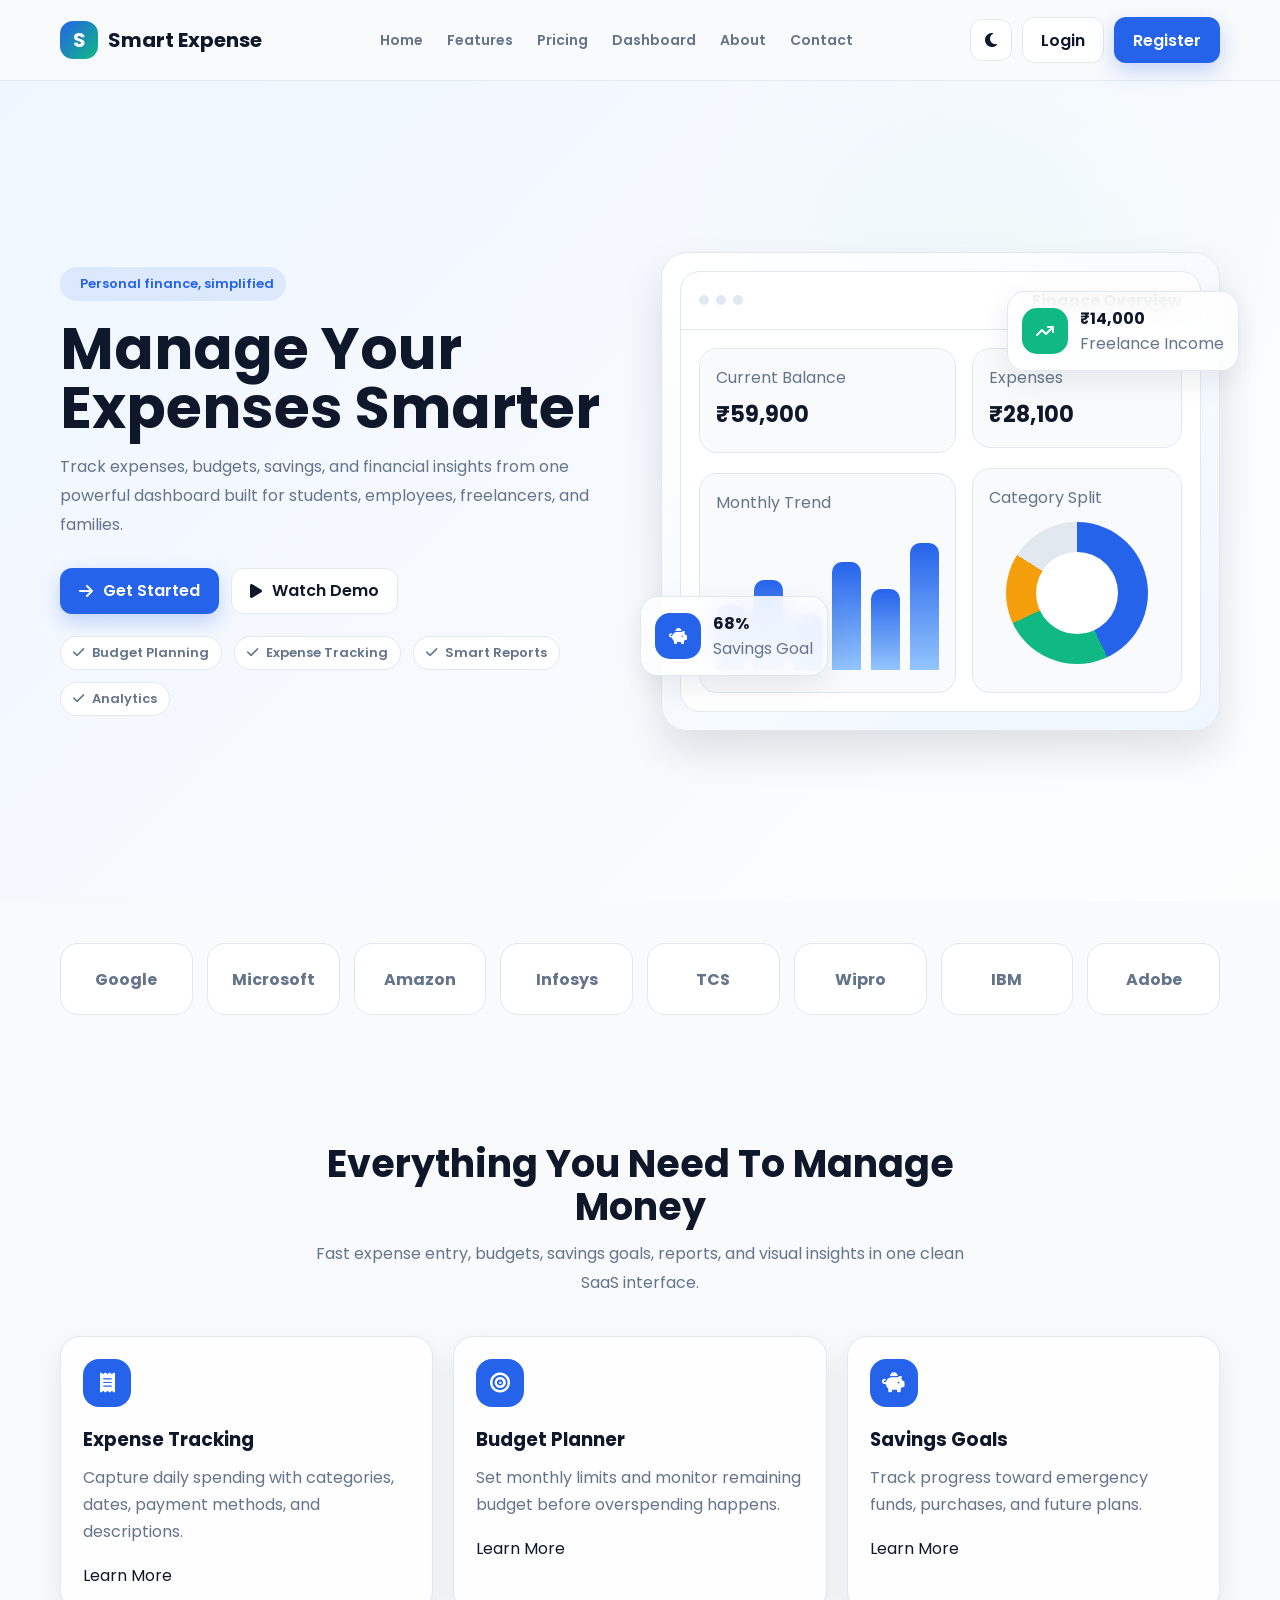
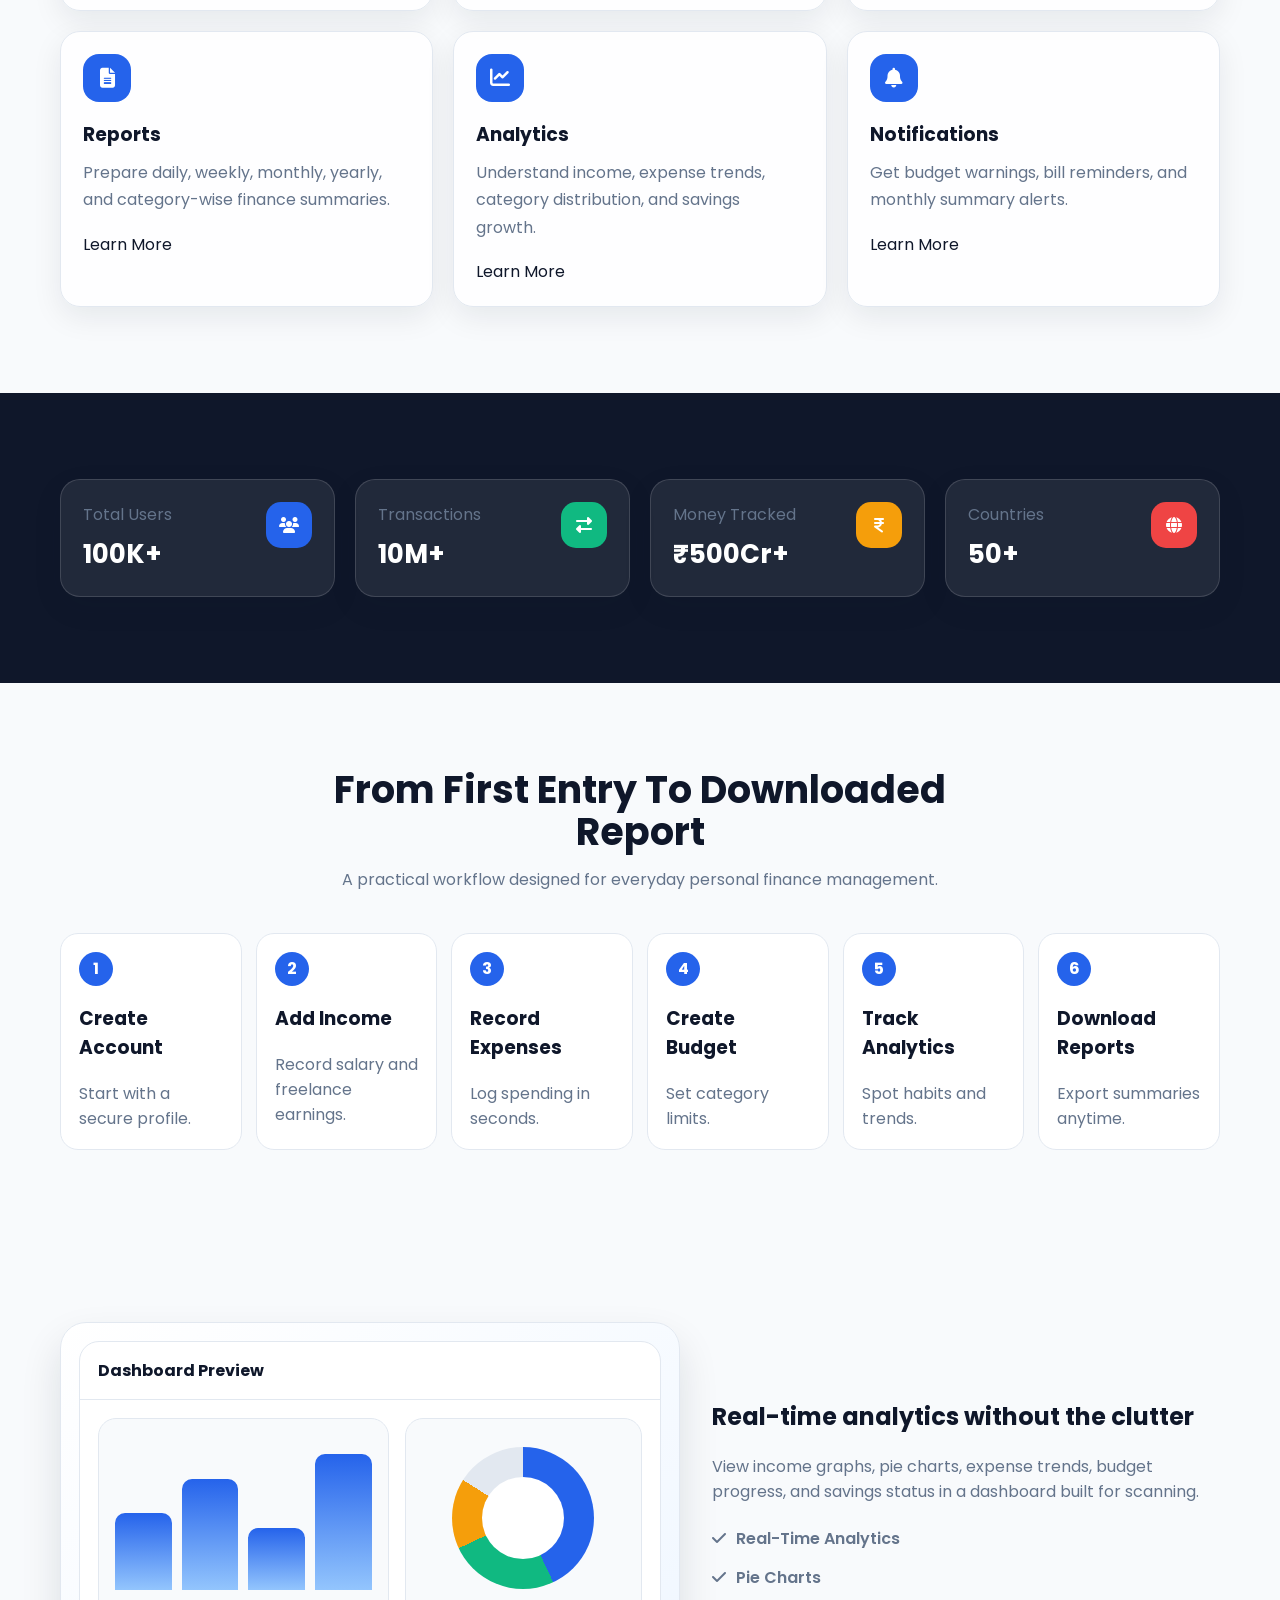
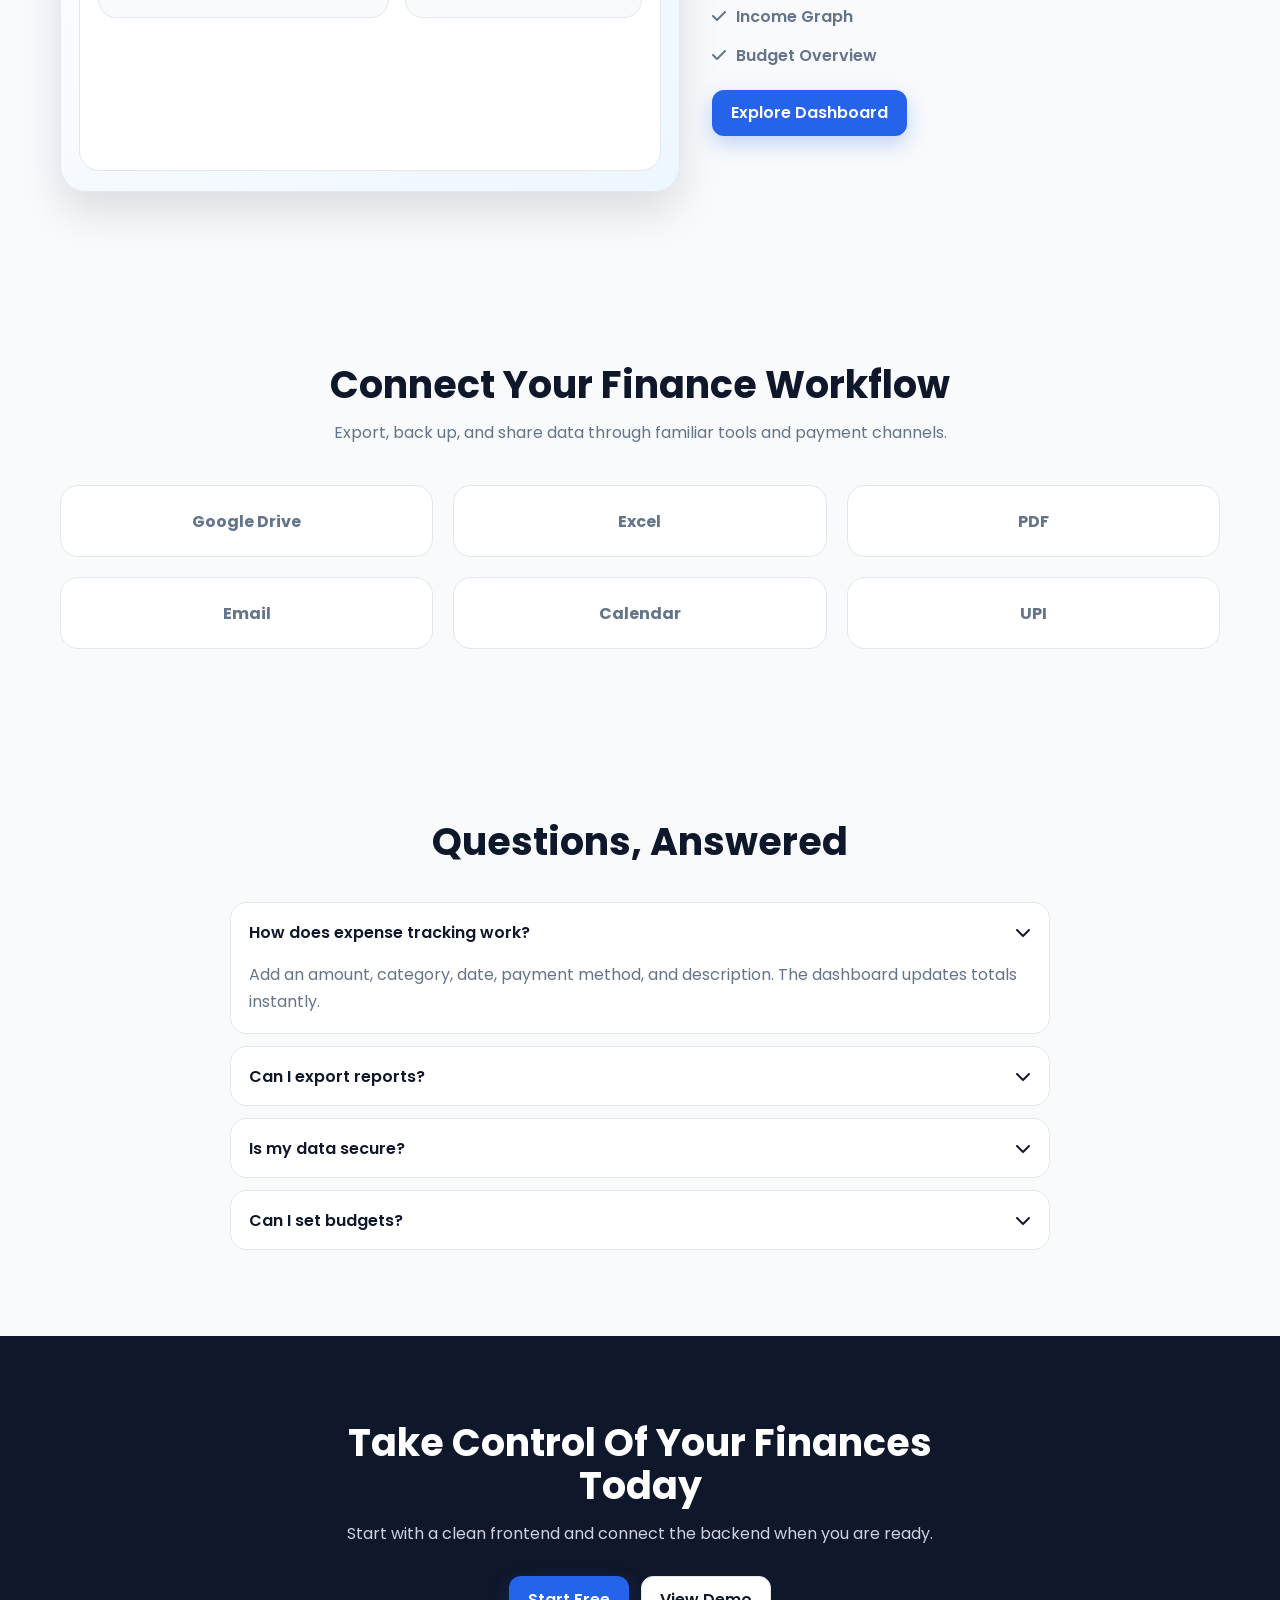
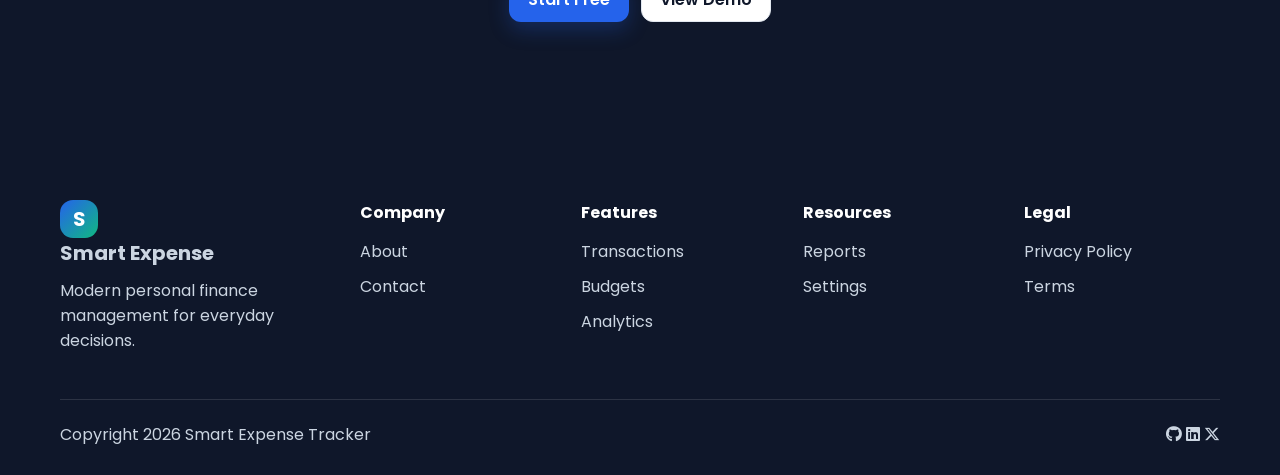
<file: index.html>
<!DOCTYPE html>
<html lang="en">
<head>
  <meta charset="UTF-8">
  <meta name="viewport" content="width=device-width, initial-scale=1.0">
  <title>Smart Expense Tracker</title>
  <link rel="preconnect" href="https://fonts.googleapis.com">
  <link rel="preconnect" href="https://fonts.gstatic.com" crossorigin>
  <link href="https://fonts.googleapis.com/css2?family=Poppins:wght@400;600;700&display=swap" rel="stylesheet">
  <link rel="stylesheet" href="https://cdnjs.cloudflare.com/ajax/libs/font-awesome/6.5.2/css/all.min.css">
  <link rel="stylesheet" href="css/style.css">
  <link rel="stylesheet" href="css/components.css">
  <link rel="stylesheet" href="css/animations.css">
  <link rel="stylesheet" href="css/responsive.css">
</head>
<body>
  <header class="navbar">
    <div class="container nav-inner">
      <a class="brand" href="index.html"><span class="brand-mark">S</span><span>Smart Expense</span></a>
      <nav class="nav-links">
        <a href="#home">Home</a>
        <a href="#features">Features</a>
        <a href="#pricing">Pricing</a>
        <a href="dashboard.html">Dashboard</a>
        <a href="#about">About</a>
        <a href="#contact">Contact</a>
      </nav>
      <div class="nav-actions">
        <button class="icon-btn mobile-menu-btn" data-menu-toggle aria-label="Open menu"><i class="fa-solid fa-bars"></i></button>
        <button class="icon-btn" data-theme-toggle aria-label="Toggle dark mode"><i class="fa-solid fa-moon"></i></button>
        <a class="btn btn-secondary" href="login.html">Login</a>
        <a class="btn btn-primary" href="register.html">Register</a>
      </div>
    </div>
  </header>

  <main id="home">
    <section class="hero">
      <div class="container hero-grid">
        <div class="fade-up">
          <span class="eyebrow"><i class="fa-solid fa-sparkles"></i> Personal finance, simplified</span>
          <h1>Manage Your Expenses Smarter</h1>
          <p>Track expenses, budgets, savings, and financial insights from one powerful dashboard built for students, employees, freelancers, and families.</p>
          <div class="hero-actions">
            <a class="btn btn-primary" href="register.html"><i class="fa-solid fa-arrow-right"></i> Get Started</a>
            <a class="btn btn-secondary" href="dashboard.html"><i class="fa-solid fa-play"></i> Watch Demo</a>
          </div>
          <div class="chip-row">
            <span class="chip"><i class="fa-solid fa-check"></i> Budget Planning</span>
            <span class="chip"><i class="fa-solid fa-check"></i> Expense Tracking</span>
            <span class="chip"><i class="fa-solid fa-check"></i> Smart Reports</span>
            <span class="chip"><i class="fa-solid fa-check"></i> Analytics</span>
          </div>
        </div>

        <div class="dashboard-art fade-up">
          <div class="mock-window">
            <div class="mock-top">
              <div class="mock-dots"><span></span><span></span><span></span></div>
              <strong>Finance Overview</strong>
            </div>
            <div class="mock-body">
              <div class="grid">
                <div class="mini-card"><span class="panel-muted">Current Balance</span><strong>₹59,900</strong></div>
                <div class="mini-card">
                  <span class="panel-muted">Monthly Trend</span>
                  <div class="bar-chart"><span style="height: 42%"></span><span style="height: 58%"></span><span style="height: 36%"></span><span style="height: 70%"></span><span style="height: 52%"></span><span style="height: 82%"></span></div>
                </div>
              </div>
              <div class="grid">
                <div class="mini-card"><span class="panel-muted">Expenses</span><strong>₹28,100</strong></div>
                <div class="mini-card"><span class="panel-muted">Category Split</span><div class="donut"></div></div>
              </div>
            </div>
          </div>
          <div class="floating-card float-1"><span class="stat-icon green"><i class="fa-solid fa-arrow-trend-up"></i></span><div><strong>₹14,000</strong><br><span class="panel-muted">Freelance Income</span></div></div>
          <div class="floating-card float-2"><span class="stat-icon blue"><i class="fa-solid fa-piggy-bank"></i></span><div><strong>68%</strong><br><span class="panel-muted">Savings Goal</span></div></div>
        </div>
      </div>
    </section>

    <section class="section compact">
      <div class="container logo-strip">
        <div class="logo-pill">Google</div><div class="logo-pill">Microsoft</div><div class="logo-pill">Amazon</div><div class="logo-pill">Infosys</div>
        <div class="logo-pill">TCS</div><div class="logo-pill">Wipro</div><div class="logo-pill">IBM</div><div class="logo-pill">Adobe</div>
      </div>
    </section>

    <section class="section" id="features">
      <div class="container">
        <div class="section-title">
          <h2>Everything You Need To Manage Money</h2>
          <p>Fast expense entry, budgets, savings goals, reports, and visual insights in one clean SaaS interface.</p>
        </div>
        <div class="grid grid-3">
          <article class="card feature-card"><i class="fa-solid fa-receipt"></i><h3>Expense Tracking</h3><p>Capture daily spending with categories, dates, payment methods, and descriptions.</p><a href="transactions.html">Learn More</a></article>
          <article class="card feature-card"><i class="fa-solid fa-bullseye"></i><h3>Budget Planner</h3><p>Set monthly limits and monitor remaining budget before overspending happens.</p><a href="budget.html">Learn More</a></article>
          <article class="card feature-card"><i class="fa-solid fa-piggy-bank"></i><h3>Savings Goals</h3><p>Track progress toward emergency funds, purchases, and future plans.</p><a href="dashboard.html">Learn More</a></article>
          <article class="card feature-card"><i class="fa-solid fa-file-lines"></i><h3>Reports</h3><p>Prepare daily, weekly, monthly, yearly, and category-wise finance summaries.</p><a href="reports.html">Learn More</a></article>
          <article class="card feature-card"><i class="fa-solid fa-chart-line"></i><h3>Analytics</h3><p>Understand income, expense trends, category distribution, and savings growth.</p><a href="analytics.html">Learn More</a></article>
          <article class="card feature-card"><i class="fa-solid fa-bell"></i><h3>Notifications</h3><p>Get budget warnings, bill reminders, and monthly summary alerts.</p><a href="settings.html">Learn More</a></article>
        </div>
      </div>
    </section>

    <section class="section dark-band">
      <div class="container grid grid-4">
        <div class="card stat-card"><div><p>Total Users</p><h3><span data-counter="100" data-suffix="K+">0</span></h3></div><span class="stat-icon blue"><i class="fa-solid fa-users"></i></span></div>
        <div class="card stat-card"><div><p>Transactions</p><h3><span data-counter="10" data-suffix="M+">0</span></h3></div><span class="stat-icon green"><i class="fa-solid fa-right-left"></i></span></div>
        <div class="card stat-card"><div><p>Money Tracked</p><h3><span data-counter="500" data-prefix="₹" data-suffix="Cr+">0</span></h3></div><span class="stat-icon orange"><i class="fa-solid fa-indian-rupee-sign"></i></span></div>
        <div class="card stat-card"><div><p>Countries</p><h3><span data-counter="50" data-suffix="+">0</span></h3></div><span class="stat-icon red"><i class="fa-solid fa-globe"></i></span></div>
      </div>
    </section>

    <section class="section" id="about">
      <div class="container">
        <div class="section-title"><h2>From First Entry To Downloaded Report</h2><p>A practical workflow designed for everyday personal finance management.</p></div>
        <div class="timeline">
          <div class="step"><span>1</span><h3>Create Account</h3><p class="panel-muted">Start with a secure profile.</p></div>
          <div class="step"><span>2</span><h3>Add Income</h3><p class="panel-muted">Record salary and freelance earnings.</p></div>
          <div class="step"><span>3</span><h3>Record Expenses</h3><p class="panel-muted">Log spending in seconds.</p></div>
          <div class="step"><span>4</span><h3>Create Budget</h3><p class="panel-muted">Set category limits.</p></div>
          <div class="step"><span>5</span><h3>Track Analytics</h3><p class="panel-muted">Spot habits and trends.</p></div>
          <div class="step"><span>6</span><h3>Download Reports</h3><p class="panel-muted">Export summaries anytime.</p></div>
        </div>
      </div>
    </section>

    <section class="section">
      <div class="container showcase">
        <div class="dashboard-art"><div class="mock-window"><div class="mock-top"><strong>Dashboard Preview</strong></div><div class="mock-body"><div class="mini-card"><div class="bar-chart"><span style="height: 50%"></span><span style="height: 72%"></span><span style="height: 40%"></span><span style="height: 88%"></span></div></div><div class="mini-card"><div class="donut"></div></div></div></div></div>
        <div>
          <h2>Real-time analytics without the clutter</h2>
          <p class="panel-muted">View income graphs, pie charts, expense trends, budget progress, and savings status in a dashboard built for scanning.</p>
          <div class="check-list">
            <div><i class="fa-solid fa-check"></i> Real-Time Analytics</div><div><i class="fa-solid fa-check"></i> Pie Charts</div><div><i class="fa-solid fa-check"></i> Income Graph</div><div><i class="fa-solid fa-check"></i> Budget Overview</div>
          </div>
          <a class="btn btn-primary" href="dashboard.html">Explore Dashboard</a>
        </div>
      </div>
    </section>

    <section class="section" id="pricing">
      <div class="container">
        <div class="section-title"><h2>Connect Your Finance Workflow</h2><p>Export, back up, and share data through familiar tools and payment channels.</p></div>
        <div class="grid grid-3">
          <div class="integration-card">Google Drive</div><div class="integration-card">Excel</div><div class="integration-card">PDF</div>
          <div class="integration-card">Email</div><div class="integration-card">Calendar</div><div class="integration-card">UPI</div>
        </div>
      </div>
    </section>

    <section class="section">
      <div class="container">
        <div class="section-title"><h2>Questions, Answered</h2></div>
        <div class="accordion">
          <div class="accordion-item open"><button>How does expense tracking work?<i class="fa-solid fa-chevron-down"></i></button><p>Add an amount, category, date, payment method, and description. The dashboard updates totals instantly.</p></div>
          <div class="accordion-item"><button>Can I export reports?<i class="fa-solid fa-chevron-down"></i></button><p>Yes. The frontend includes PDF, Excel, and CSV export actions ready for backend integration.</p></div>
          <div class="accordion-item"><button>Is my data secure?<i class="fa-solid fa-chevron-down"></i></button><p>The UI is prepared for JWT authentication, protected routes, validation, and secure sessions.</p></div>
          <div class="accordion-item"><button>Can I set budgets?<i class="fa-solid fa-chevron-down"></i></button><p>Yes. Category budgets include spending progress, remaining balance, and warning states.</p></div>
        </div>
      </div>
    </section>

    <section class="section dark-band" id="contact">
      <div class="container section-title">
        <h2>Take Control Of Your Finances Today</h2>
        <p>Start with a clean frontend and connect the backend when you are ready.</p>
        <div class="hero-actions" style="justify-content:center"><a class="btn btn-primary" href="register.html">Start Free</a><a class="btn btn-secondary" href="dashboard.html">View Demo</a></div>
      </div>
    </section>
  </main>

  <footer class="footer">
    <div class="container">
      <div class="footer-grid">
        <div><a class="brand" href="index.html"><span class="brand-mark">S</span><span>Smart Expense</span></a><p>Modern personal finance management for everyday decisions.</p></div>
        <div><h4>Company</h4><a href="#about">About</a><a href="#contact">Contact</a></div>
        <div><h4>Features</h4><a href="transactions.html">Transactions</a><a href="budget.html">Budgets</a><a href="analytics.html">Analytics</a></div>
        <div><h4>Resources</h4><a href="reports.html">Reports</a><a href="settings.html">Settings</a></div>
        <div><h4>Legal</h4><a href="#">Privacy Policy</a><a href="#">Terms</a></div>
      </div>
      <div class="footer-bottom"><span>Copyright 2026 Smart Expense Tracker</span><span><i class="fa-brands fa-github"></i> <i class="fa-brands fa-linkedin"></i> <i class="fa-brands fa-x-twitter"></i></span></div>
    </div>
  </footer>

  <script src="js/utils.js"></script>
  <script src="js/app.js"></script>
</body>
</html>
</file>
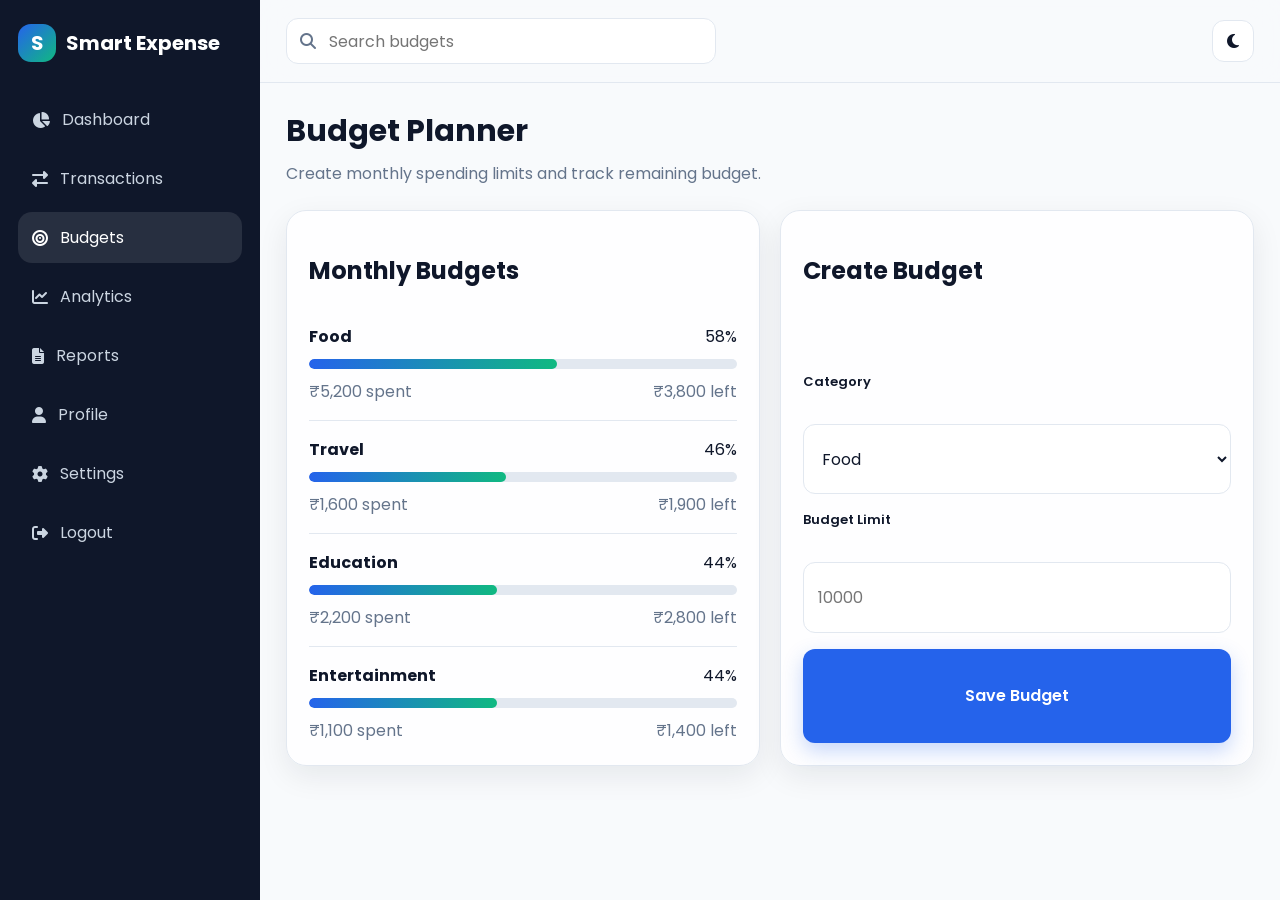
<file: budget.html>
<!DOCTYPE html>
<html lang="en">
<head>
  <meta charset="UTF-8"><meta name="viewport" content="width=device-width, initial-scale=1.0">
  <title>Budgets | Smart Expense Tracker</title>
  <link rel="preconnect" href="https://fonts.googleapis.com"><link rel="preconnect" href="https://fonts.gstatic.com" crossorigin>
  <link href="https://fonts.googleapis.com/css2?family=Poppins:wght@400;600;700&display=swap" rel="stylesheet">
  <link rel="stylesheet" href="https://cdnjs.cloudflare.com/ajax/libs/font-awesome/6.5.2/css/all.min.css">
  <link rel="stylesheet" href="css/style.css"><link rel="stylesheet" href="css/dashboard.css"><link rel="stylesheet" href="css/responsive.css">
</head>
<body data-app-page="budget">
  <div class="app-shell">
    <aside class="sidebar"><a class="brand" href="dashboard.html"><span class="brand-mark">S</span><span>Smart Expense</span></a><nav class="nav-list"><a href="dashboard.html"><i class="fa-solid fa-chart-pie"></i>Dashboard</a><a href="transactions.html"><i class="fa-solid fa-right-left"></i>Transactions</a><a class="active" href="budget.html"><i class="fa-solid fa-bullseye"></i>Budgets</a><a href="analytics.html"><i class="fa-solid fa-chart-line"></i>Analytics</a><a href="reports.html"><i class="fa-solid fa-file-lines"></i>Reports</a><a href="profile.html"><i class="fa-solid fa-user"></i>Profile</a><a href="settings.html"><i class="fa-solid fa-gear"></i>Settings</a><a href="index.html"><i class="fa-solid fa-right-from-bracket"></i>Logout</a></nav></aside>
    <main class="main"><header class="topbar"><div class="search"><i class="fa-solid fa-search"></i><input placeholder="Search budgets"></div><div class="nav-actions"><button class="icon-btn" data-theme-toggle><i class="fa-solid fa-moon"></i></button></div></header>
      <section class="page-pad"><div class="page-heading"><div><h1>Budget Planner</h1><p>Create monthly spending limits and track remaining budget.</p></div></div>
        <div class="grid grid-2"><div class="card panel"><h2>Monthly Budgets</h2><div data-budgets></div></div><form class="card panel form-grid" data-budget-form><h2>Create Budget</h2><div class="field"><label>Category</label><select name="category"><option>Food</option><option>Travel</option><option>Shopping</option><option>Education</option><option>Entertainment</option><option>Healthcare</option><option>Rent</option><option>Bills</option></select></div><div class="field"><label>Budget Limit</label><input name="limit" type="number" min="1" placeholder="10000" required></div><button class="btn btn-primary" type="submit">Save Budget</button></form></div>
      </section>
    </main>
  </div>
  <script src="js/storage.js"></script><script src="js/utils.js"></script><script src="js/app.js"></script><script src="js/dashboard.js"></script><script src="js/budget.js"></script>
</body>
</html>
</file>
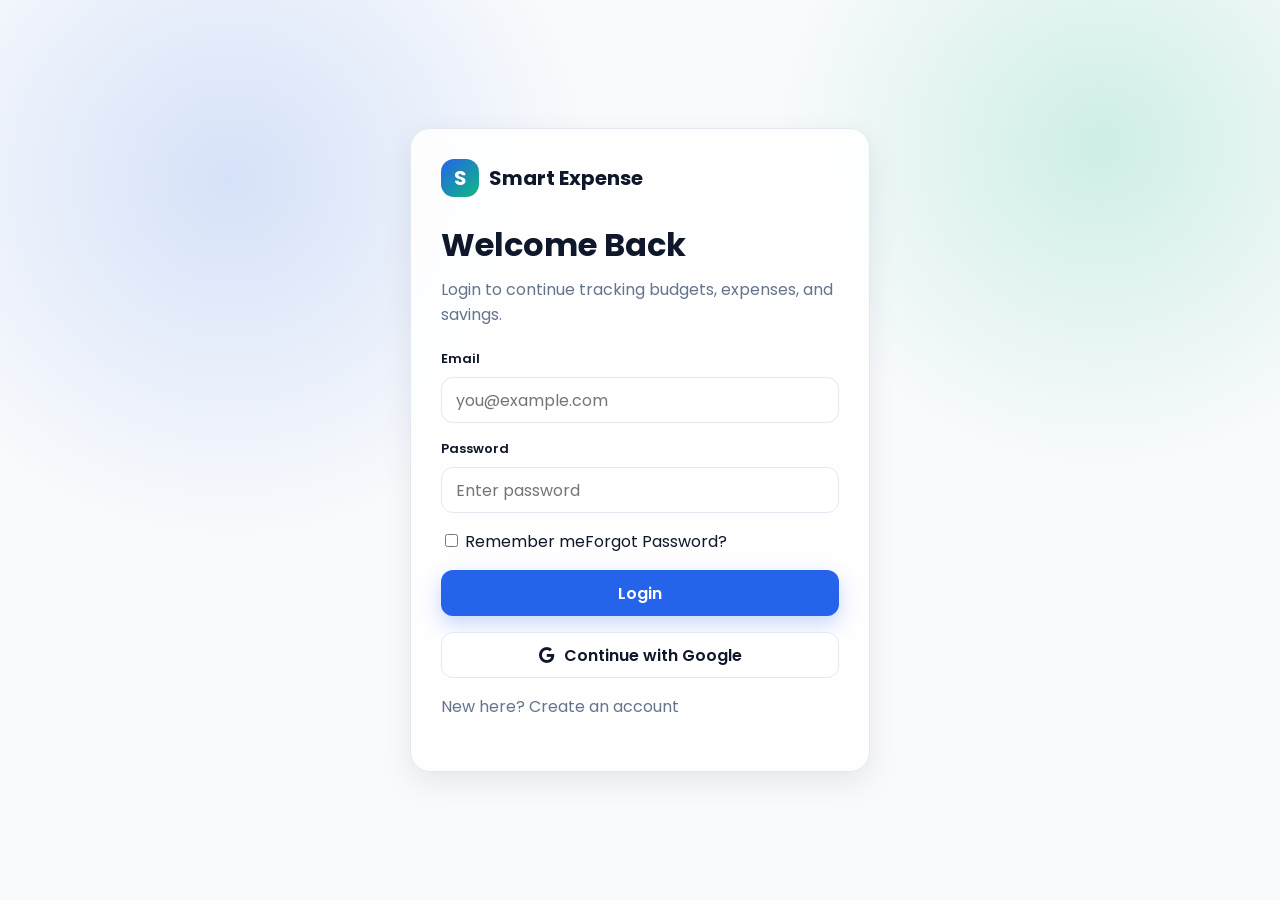
<file: login.html>
<!DOCTYPE html>
<html lang="en">
<head>
  <meta charset="UTF-8">
  <meta name="viewport" content="width=device-width, initial-scale=1.0">
  <title>Login | Smart Expense Tracker</title>
  <link rel="preconnect" href="https://fonts.googleapis.com">
  <link rel="preconnect" href="https://fonts.gstatic.com" crossorigin>
  <link href="https://fonts.googleapis.com/css2?family=Poppins:wght@400;600;700&display=swap" rel="stylesheet">
  <link rel="stylesheet" href="https://cdnjs.cloudflare.com/ajax/libs/font-awesome/6.5.2/css/all.min.css">
  <link rel="stylesheet" href="css/style.css">
  <link rel="stylesheet" href="css/responsive.css">
</head>
<body>
  <main class="auth-page">
    <form class="card auth-card" data-auth-form="login">
      <a class="brand" href="index.html"><span class="brand-mark">S</span><span>Smart Expense</span></a>
      <h1>Welcome Back</h1>
      <p>Login to continue tracking budgets, expenses, and savings.</p>
      <div class="form-grid">
        <div class="field"><label>Email</label><input name="email" type="email" placeholder="you@example.com" required></div>
        <div class="field"><label>Password</label><input name="password" type="password" placeholder="Enter password" required></div>
        <div class="row-between"><label><input type="checkbox"> Remember me</label><a href="#">Forgot Password?</a></div>
        <button class="btn btn-primary" type="submit">Login</button>
        <button class="btn btn-secondary" type="button"><i class="fa-brands fa-google"></i> Continue with Google</button>
        <p>New here? <a href="register.html">Create an account</a></p>
      </div>
    </form>
  </main>
  <script src="js/storage.js"></script>
  <script src="js/utils.js"></script>
  <script src="js/auth.js"></script>
</body>
</html>
</file>
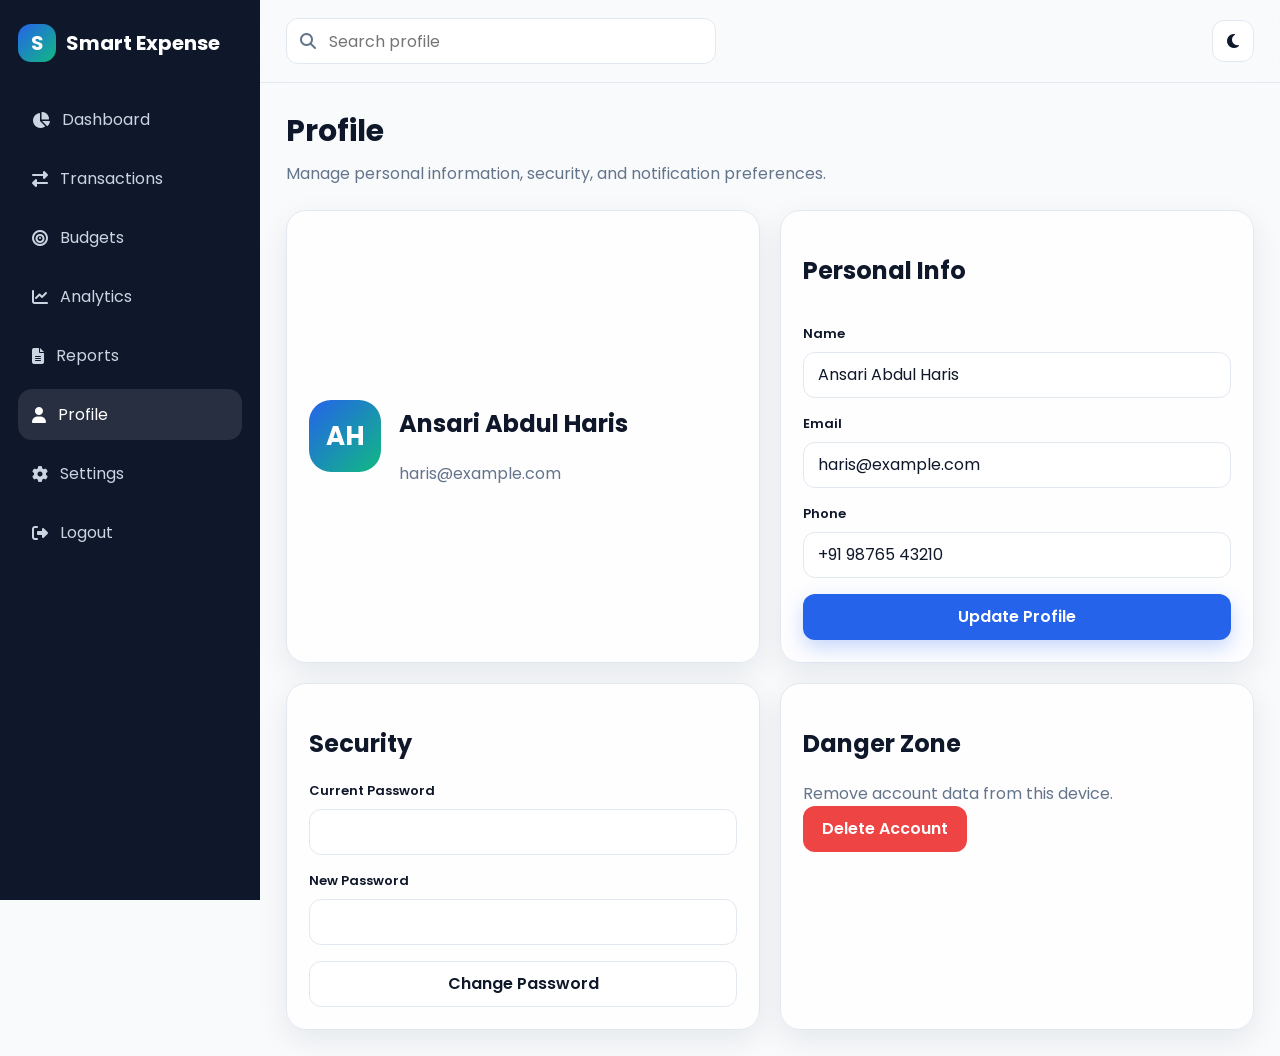
<file: profile.html>
<!DOCTYPE html>
<html lang="en">
<head>
  <meta charset="UTF-8"><meta name="viewport" content="width=device-width, initial-scale=1.0">
  <title>Profile | Smart Expense Tracker</title>
  <link rel="preconnect" href="https://fonts.googleapis.com"><link rel="preconnect" href="https://fonts.gstatic.com" crossorigin>
  <link href="https://fonts.googleapis.com/css2?family=Poppins:wght@400;600;700&display=swap" rel="stylesheet">
  <link rel="stylesheet" href="https://cdnjs.cloudflare.com/ajax/libs/font-awesome/6.5.2/css/all.min.css">
  <link rel="stylesheet" href="css/style.css"><link rel="stylesheet" href="css/dashboard.css"><link rel="stylesheet" href="css/responsive.css">
</head>
<body data-app-page="profile">
  <div class="app-shell"><aside class="sidebar"><a class="brand" href="dashboard.html"><span class="brand-mark">S</span><span>Smart Expense</span></a><nav class="nav-list"><a href="dashboard.html"><i class="fa-solid fa-chart-pie"></i>Dashboard</a><a href="transactions.html"><i class="fa-solid fa-right-left"></i>Transactions</a><a href="budget.html"><i class="fa-solid fa-bullseye"></i>Budgets</a><a href="analytics.html"><i class="fa-solid fa-chart-line"></i>Analytics</a><a href="reports.html"><i class="fa-solid fa-file-lines"></i>Reports</a><a class="active" href="profile.html"><i class="fa-solid fa-user"></i>Profile</a><a href="settings.html"><i class="fa-solid fa-gear"></i>Settings</a><a href="index.html"><i class="fa-solid fa-right-from-bracket"></i>Logout</a></nav></aside>
    <main class="main"><header class="topbar"><div class="search"><i class="fa-solid fa-search"></i><input placeholder="Search profile"></div><div class="nav-actions"><button class="icon-btn" data-theme-toggle><i class="fa-solid fa-moon"></i></button></div></header><section class="page-pad"><div class="page-heading"><div><h1>Profile</h1><p>Manage personal information, security, and notification preferences.</p></div></div><div class="grid grid-2"><div class="card panel profile-card"><div class="avatar">AH</div><div><h2 data-user-name>Ansari Abdul Haris</h2><p class="panel-muted" data-user-email>haris@example.com</p></div></div><form class="card panel form-grid" data-profile-form><h2>Personal Info</h2><div class="field"><label>Name</label><input name="name"></div><div class="field"><label>Email</label><input name="email" type="email"></div><div class="field"><label>Phone</label><input name="phone"></div><button class="btn btn-primary" type="submit">Update Profile</button></form><div class="card panel"><h2>Security</h2><div class="form-grid"><div class="field"><label>Current Password</label><input type="password"></div><div class="field"><label>New Password</label><input type="password"></div><button class="btn btn-secondary">Change Password</button></div></div><div class="card panel"><h2>Danger Zone</h2><p class="panel-muted">Remove account data from this device.</p><button class="btn btn-danger" type="button">Delete Account</button></div></div></section></main></div>
  <script src="js/storage.js"></script><script src="js/utils.js"></script><script src="js/app.js"></script><script src="js/dashboard.js"></script>
</body>
</html>
</file>
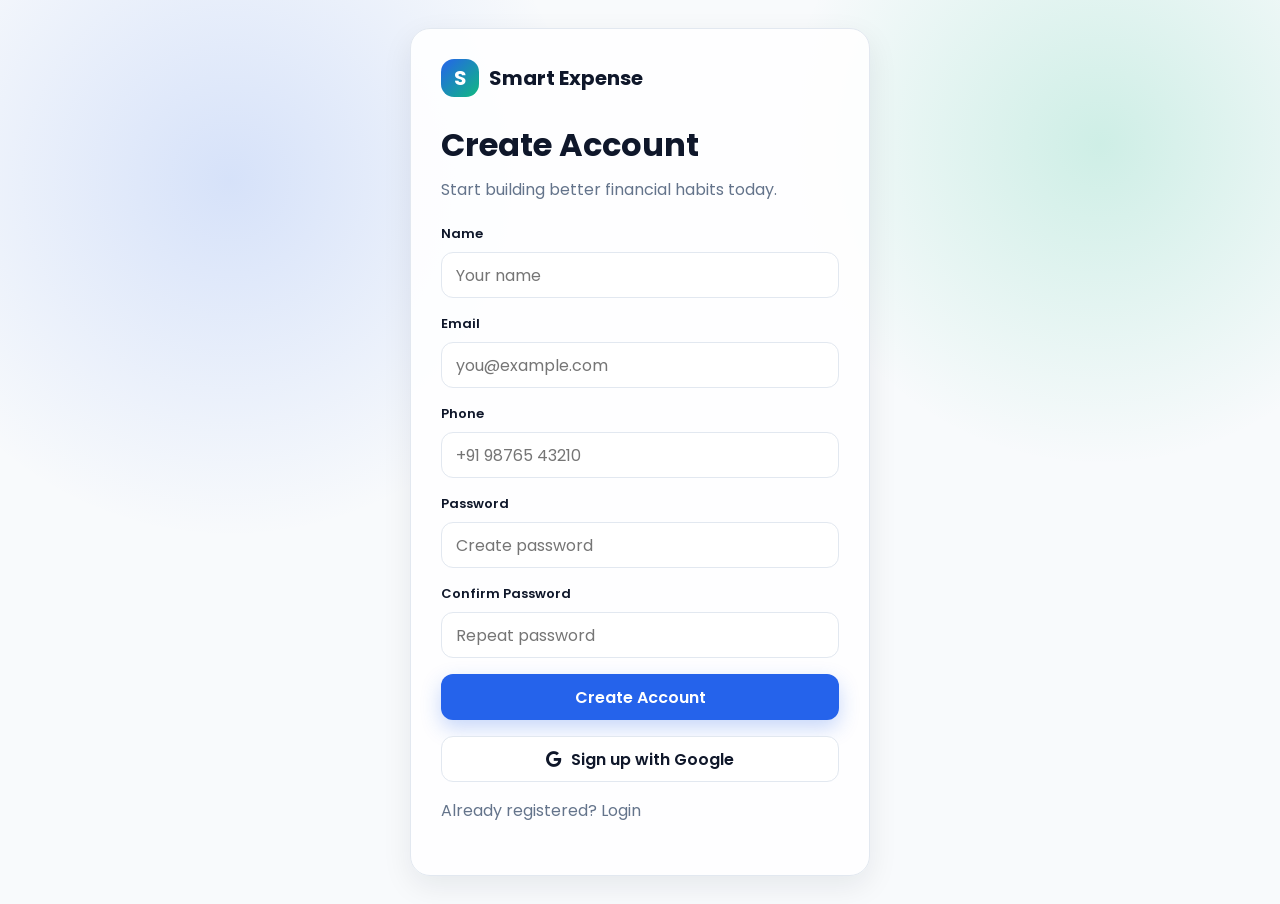
<file: register.html>
<!DOCTYPE html>
<html lang="en">
<head>
  <meta charset="UTF-8">
  <meta name="viewport" content="width=device-width, initial-scale=1.0">
  <title>Register | Smart Expense Tracker</title>
  <link rel="preconnect" href="https://fonts.googleapis.com">
  <link rel="preconnect" href="https://fonts.gstatic.com" crossorigin>
  <link href="https://fonts.googleapis.com/css2?family=Poppins:wght@400;600;700&display=swap" rel="stylesheet">
  <link rel="stylesheet" href="https://cdnjs.cloudflare.com/ajax/libs/font-awesome/6.5.2/css/all.min.css">
  <link rel="stylesheet" href="css/style.css">
  <link rel="stylesheet" href="css/responsive.css">
</head>
<body>
  <main class="auth-page">
    <form class="card auth-card" data-auth-form="register">
      <a class="brand" href="index.html"><span class="brand-mark">S</span><span>Smart Expense</span></a>
      <h1>Create Account</h1>
      <p>Start building better financial habits today.</p>
      <div class="form-grid">
        <div class="field"><label>Name</label><input name="name" type="text" placeholder="Your name" required></div>
        <div class="field"><label>Email</label><input name="email" type="email" placeholder="you@example.com" required></div>
        <div class="field"><label>Phone</label><input name="phone" type="tel" placeholder="+91 98765 43210"></div>
        <div class="field"><label>Password</label><input name="password" type="password" placeholder="Create password" required></div>
        <div class="field"><label>Confirm Password</label><input name="confirmPassword" type="password" placeholder="Repeat password" required></div>
        <button class="btn btn-primary" type="submit">Create Account</button>
        <button class="btn btn-secondary" type="button"><i class="fa-brands fa-google"></i> Sign up with Google</button>
        <p>Already registered? <a href="login.html">Login</a></p>
      </div>
    </form>
  </main>
  <script src="js/storage.js"></script>
  <script src="js/utils.js"></script>
  <script src="js/auth.js"></script>
</body>
</html>
</file>
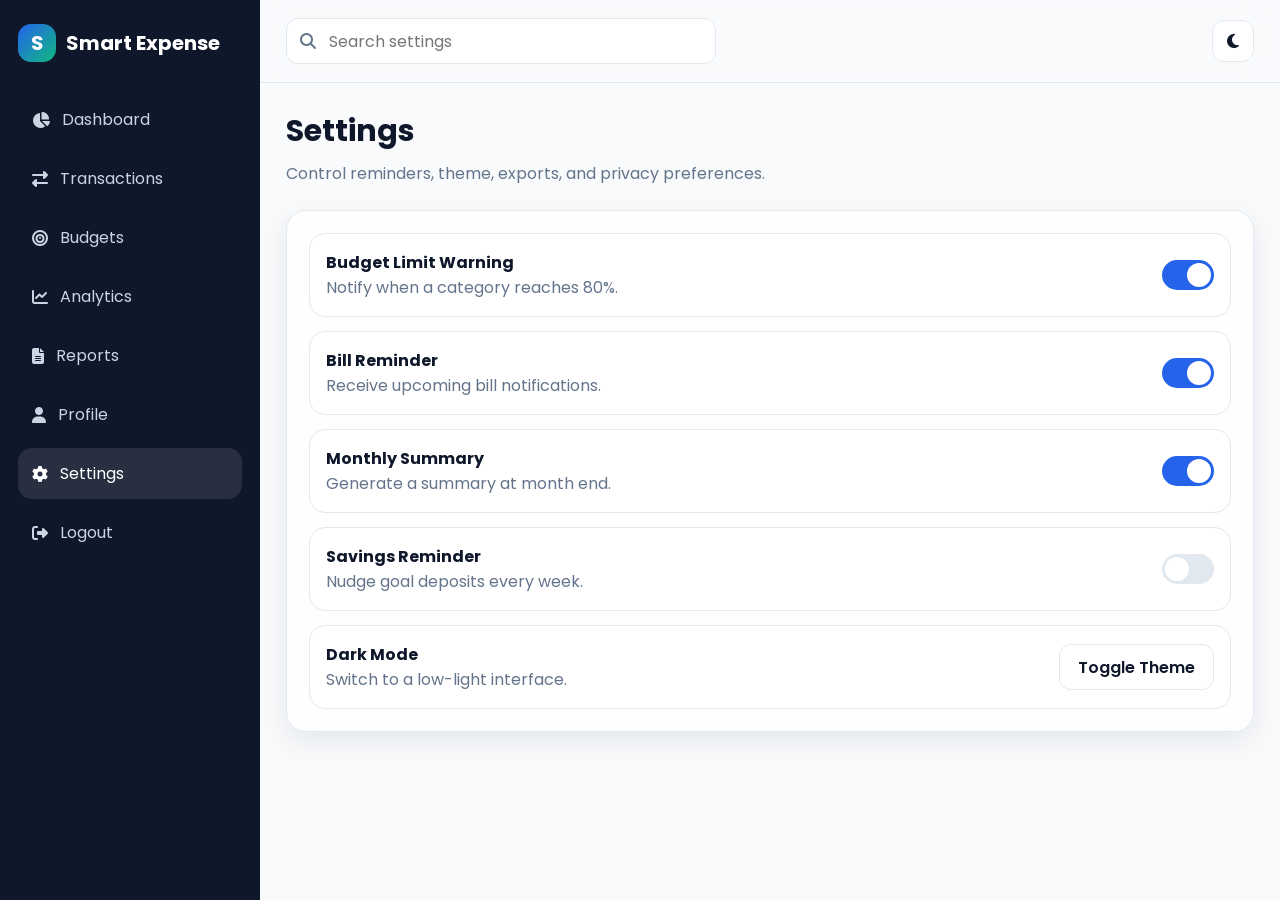
<file: settings.html>
<!DOCTYPE html>
<html lang="en">
<head>
  <meta charset="UTF-8"><meta name="viewport" content="width=device-width, initial-scale=1.0">
  <title>Settings | Smart Expense Tracker</title>
  <link rel="preconnect" href="https://fonts.googleapis.com"><link rel="preconnect" href="https://fonts.gstatic.com" crossorigin>
  <link href="https://fonts.googleapis.com/css2?family=Poppins:wght@400;600;700&display=swap" rel="stylesheet">
  <link rel="stylesheet" href="https://cdnjs.cloudflare.com/ajax/libs/font-awesome/6.5.2/css/all.min.css">
  <link rel="stylesheet" href="css/style.css"><link rel="stylesheet" href="css/dashboard.css"><link rel="stylesheet" href="css/responsive.css">
</head>
<body data-app-page="settings">
  <div class="app-shell"><aside class="sidebar"><a class="brand" href="dashboard.html"><span class="brand-mark">S</span><span>Smart Expense</span></a><nav class="nav-list"><a href="dashboard.html"><i class="fa-solid fa-chart-pie"></i>Dashboard</a><a href="transactions.html"><i class="fa-solid fa-right-left"></i>Transactions</a><a href="budget.html"><i class="fa-solid fa-bullseye"></i>Budgets</a><a href="analytics.html"><i class="fa-solid fa-chart-line"></i>Analytics</a><a href="reports.html"><i class="fa-solid fa-file-lines"></i>Reports</a><a href="profile.html"><i class="fa-solid fa-user"></i>Profile</a><a class="active" href="settings.html"><i class="fa-solid fa-gear"></i>Settings</a><a href="index.html"><i class="fa-solid fa-right-from-bracket"></i>Logout</a></nav></aside>
    <main class="main"><header class="topbar"><div class="search"><i class="fa-solid fa-search"></i><input placeholder="Search settings"></div><div class="nav-actions"><button class="icon-btn" data-theme-toggle><i class="fa-solid fa-moon"></i></button></div></header><section class="page-pad"><div class="page-heading"><div><h1>Settings</h1><p>Control reminders, theme, exports, and privacy preferences.</p></div></div><div class="card panel settings-list"><div class="setting-row"><div><strong>Budget Limit Warning</strong><p class="panel-muted">Notify when a category reaches 80%.</p></div><label class="switch"><input type="checkbox" checked><span></span></label></div><div class="setting-row"><div><strong>Bill Reminder</strong><p class="panel-muted">Receive upcoming bill notifications.</p></div><label class="switch"><input type="checkbox" checked><span></span></label></div><div class="setting-row"><div><strong>Monthly Summary</strong><p class="panel-muted">Generate a summary at month end.</p></div><label class="switch"><input type="checkbox" checked><span></span></label></div><div class="setting-row"><div><strong>Savings Reminder</strong><p class="panel-muted">Nudge goal deposits every week.</p></div><label class="switch"><input type="checkbox"><span></span></label></div><div class="setting-row"><div><strong>Dark Mode</strong><p class="panel-muted">Switch to a low-light interface.</p></div><button class="btn btn-secondary" data-theme-toggle>Toggle Theme</button></div></div></section></main></div>
  <script src="js/storage.js"></script><script src="js/utils.js"></script><script src="js/app.js"></script><script src="js/dashboard.js"></script>
</body>
</html>
</file>
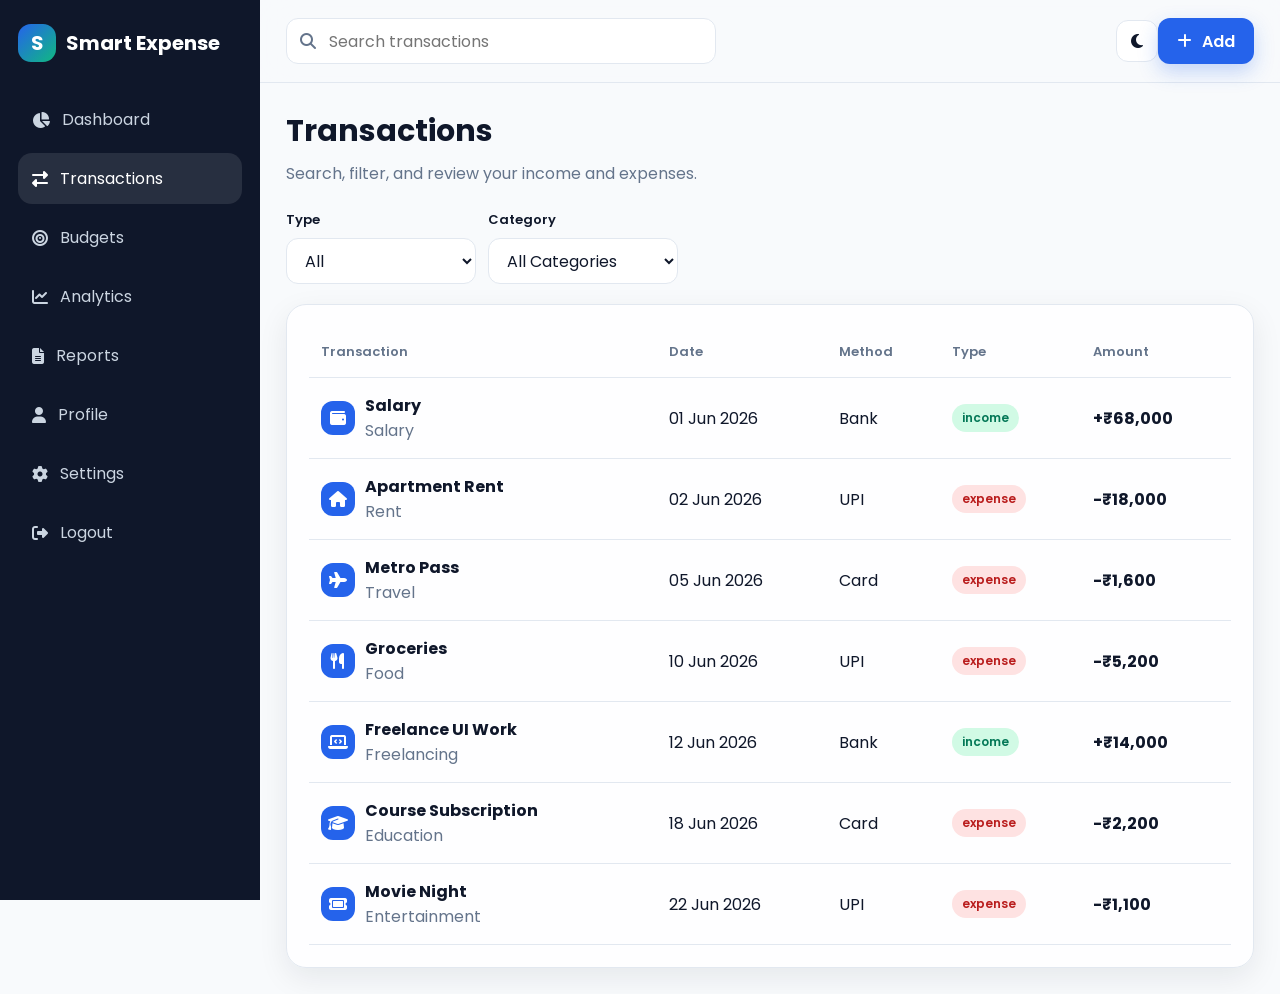
<file: transactions.html>
<!DOCTYPE html>
<html lang="en">
<head>
  <meta charset="UTF-8"><meta name="viewport" content="width=device-width, initial-scale=1.0">
  <title>Transactions | Smart Expense Tracker</title>
  <link rel="preconnect" href="https://fonts.googleapis.com"><link rel="preconnect" href="https://fonts.gstatic.com" crossorigin>
  <link href="https://fonts.googleapis.com/css2?family=Poppins:wght@400;600;700&display=swap" rel="stylesheet">
  <link rel="stylesheet" href="https://cdnjs.cloudflare.com/ajax/libs/font-awesome/6.5.2/css/all.min.css">
  <link rel="stylesheet" href="css/style.css"><link rel="stylesheet" href="css/dashboard.css"><link rel="stylesheet" href="css/responsive.css">
</head>
<body data-app-page="transactions">
  <div class="app-shell">
    <aside class="sidebar"><a class="brand" href="dashboard.html"><span class="brand-mark">S</span><span>Smart Expense</span></a><nav class="nav-list"><a href="dashboard.html"><i class="fa-solid fa-chart-pie"></i>Dashboard</a><a class="active" href="transactions.html"><i class="fa-solid fa-right-left"></i>Transactions</a><a href="budget.html"><i class="fa-solid fa-bullseye"></i>Budgets</a><a href="analytics.html"><i class="fa-solid fa-chart-line"></i>Analytics</a><a href="reports.html"><i class="fa-solid fa-file-lines"></i>Reports</a><a href="profile.html"><i class="fa-solid fa-user"></i>Profile</a><a href="settings.html"><i class="fa-solid fa-gear"></i>Settings</a><a href="index.html"><i class="fa-solid fa-right-from-bracket"></i>Logout</a></nav></aside>
    <main class="main"><header class="topbar"><div class="search"><i class="fa-solid fa-search"></i><input data-table-search placeholder="Search transactions"></div><div class="nav-actions"><button class="icon-btn" data-theme-toggle><i class="fa-solid fa-moon"></i></button><button class="btn btn-primary" data-open-modal><i class="fa-solid fa-plus"></i> Add</button></div></header>
      <section class="page-pad"><div class="page-heading"><div><h1>Transactions</h1><p>Search, filter, and review your income and expenses.</p></div></div>
        <div class="filter-bar"><div class="field"><label>Type</label><select data-type-filter><option value="all">All</option><option value="income">Income</option><option value="expense">Expense</option></select></div><div class="field"><label>Category</label><select><option>All Categories</option><option>Food</option><option>Rent</option><option>Travel</option></select></div></div>
        <div class="card panel table-wrap"><table><thead><tr><th>Transaction</th><th>Date</th><th>Method</th><th>Type</th><th>Amount</th></tr></thead><tbody data-transactions></tbody></table></div>
      </section>
    </main>
  </div>
  <div class="modal-backdrop" data-modal><form class="card modal" data-transaction-form><header><h2>Add Transaction</h2><button class="icon-btn" type="button" data-close-modal><i class="fa-solid fa-xmark"></i></button></header><div class="form-grid"><div class="field"><label>Type</label><select name="type"><option value="expense">Expense</option><option value="income">Income</option></select></div><div class="field"><label>Amount</label><input name="amount" type="number" min="1" required></div><div class="field"><label>Category</label><select name="category"><option>Food</option><option>Travel</option><option>Shopping</option><option>Education</option><option>Entertainment</option><option>Rent</option><option>Salary</option><option>Freelancing</option><option>Other</option></select></div><div class="field"><label>Date</label><input name="date" type="date" value="2026-06-30" required></div><div class="field"><label>Payment Method</label><select name="method"><option>UPI</option><option>Card</option><option>Cash</option><option>Bank</option></select></div><div class="field"><label>Description</label><textarea name="description"></textarea></div><button class="btn btn-primary" type="submit">Save Transaction</button></div></form></div>
  <script src="js/storage.js"></script><script src="js/utils.js"></script><script src="js/app.js"></script><script src="js/dashboard.js"></script>
</body>
</html>
</file>
<file: css/style.css>
:root {
  --primary: #2563eb;
  --secondary: #0f172a;
  --accent: #10b981;
  --danger: #ef4444;
  --warning: #f59e0b;
  --success: #22c55e;
  --bg: #f8fafc;
  --surface: #ffffff;
  --border: #e2e8f0;
  --text: #0f172a;
  --muted: #64748b;
  --soft-blue: #eff6ff;
  --shadow: 0 10px 30px rgba(15, 23, 42, .08);
  --shadow-hover: 0 20px 40px rgba(15, 23, 42, .12);
  --radius: 20px;
}

* {
  box-sizing: border-box;
}

html {
  scroll-behavior: smooth;
}

body {
  margin: 0;
  font-family: "Poppins", sans-serif;
  color: var(--text);
  background: var(--bg);
}

body.dark {
  --bg: #0b1220;
  --surface: #111827;
  --border: #243247;
  --text: #f8fafc;
  --muted: #94a3b8;
  --soft-blue: #15233a;
  --shadow: 0 10px 30px rgba(0, 0, 0, .3);
  --shadow-hover: 0 20px 40px rgba(0, 0, 0, .36);
}

a {
  color: inherit;
  text-decoration: none;
}

button,
input,
select,
textarea {
  font: inherit;
}

button {
  cursor: pointer;
}

img {
  max-width: 100%;
  display: block;
}

.container {
  width: min(1160px, calc(100% - 40px));
  margin: 0 auto;
}

.section {
  padding: 86px 0;
}

.section.compact {
  padding: 42px 0;
}

.section-title {
  max-width: 680px;
  margin: 0 auto 38px;
  text-align: center;
}

.section-title h2 {
  margin: 0 0 12px;
  font-size: 38px;
  line-height: 1.12;
}

.section-title p {
  margin: 0;
  color: var(--muted);
  line-height: 1.8;
}

.btn {
  display: inline-flex;
  align-items: center;
  justify-content: center;
  gap: 10px;
  min-height: 46px;
  padding: 0 18px;
  border-radius: 12px;
  border: 1px solid transparent;
  font-weight: 600;
  transition: transform .2s ease, box-shadow .2s ease, background .2s ease;
}

.btn:hover {
  transform: translateY(-2px);
}

.btn-primary {
  background: var(--primary);
  color: white;
  box-shadow: 0 8px 20px rgba(37, 99, 235, .25);
}

.btn-secondary {
  background: var(--surface);
  color: var(--text);
  border-color: var(--border);
}

.btn-danger {
  background: var(--danger);
  color: white;
}

.icon-btn {
  width: 42px;
  height: 42px;
  display: inline-grid;
  place-items: center;
  border-radius: 12px;
  border: 1px solid var(--border);
  background: var(--surface);
  color: var(--text);
}

.card {
  background: rgba(255, 255, 255, .9);
  border: 1px solid var(--border);
  border-radius: var(--radius);
  box-shadow: var(--shadow);
}

body.dark .card {
  background: rgba(17, 24, 39, .9);
}

.app-shell {
  min-height: 100vh;
  display: grid;
  grid-template-columns: 260px 1fr;
}

.sidebar {
  position: sticky;
  top: 0;
  height: 100vh;
  padding: 24px 18px;
  background: var(--secondary);
  color: white;
  overflow-y: auto;
}

.brand {
  display: flex;
  align-items: center;
  gap: 10px;
  font-weight: 700;
  font-size: 20px;
}

.brand-mark {
  width: 38px;
  height: 38px;
  display: grid;
  place-items: center;
  border-radius: 13px;
  color: white;
  background: linear-gradient(135deg, var(--primary), var(--accent));
  font-weight: 700;
}

.nav-list {
  display: grid;
  gap: 8px;
  margin-top: 32px;
}

.nav-list a {
  display: flex;
  align-items: center;
  gap: 12px;
  padding: 13px 14px;
  border-radius: 14px;
  color: #cbd5e1;
}

.nav-list a.active,
.nav-list a:hover {
  background: rgba(255, 255, 255, .1);
  color: white;
}

.main {
  min-width: 0;
}

.topbar {
  position: sticky;
  top: 0;
  z-index: 5;
  display: flex;
  align-items: center;
  justify-content: space-between;
  gap: 16px;
  min-height: 78px;
  padding: 18px 26px;
  background: rgba(248, 250, 252, .84);
  backdrop-filter: blur(16px);
  border-bottom: 1px solid var(--border);
}

body.dark .topbar {
  background: rgba(11, 18, 32, .84);
}

.search {
  position: relative;
  width: min(430px, 100%);
}

.search i {
  position: absolute;
  top: 50%;
  left: 14px;
  transform: translateY(-50%);
  color: var(--muted);
}

.search input,
.field input,
.field select,
.field textarea {
  width: 100%;
  min-height: 46px;
  border: 1px solid var(--border);
  border-radius: 12px;
  background: var(--surface);
  color: var(--text);
  outline: none;
}

.search input {
  padding: 0 14px 0 42px;
}

.field input,
.field select,
.field textarea {
  padding: 0 14px;
}

.field textarea {
  min-height: 92px;
  padding-top: 12px;
  resize: vertical;
}

.field input:focus,
.field select:focus,
.field textarea:focus,
.search input:focus {
  border-color: var(--primary);
  box-shadow: 0 0 0 4px rgba(37, 99, 235, .12);
}

.page-pad {
  padding: 26px;
}

.page-heading {
  display: flex;
  align-items: flex-start;
  justify-content: space-between;
  gap: 16px;
  margin-bottom: 24px;
}

.page-heading h1 {
  margin: 0;
  font-size: 30px;
}

.page-heading p {
  margin: 7px 0 0;
  color: var(--muted);
}

.grid {
  display: grid;
  gap: 20px;
}

.grid-2 {
  grid-template-columns: repeat(2, minmax(0, 1fr));
}

.grid-3 {
  grid-template-columns: repeat(3, minmax(0, 1fr));
}

.grid-4 {
  grid-template-columns: repeat(4, minmax(0, 1fr));
}

.stat-card,
.feature-card,
.panel {
  padding: 22px;
}

.stat-card {
  display: flex;
  justify-content: space-between;
  gap: 16px;
}

.stat-card p,
.panel-muted {
  margin: 0;
  color: var(--muted);
}

.stat-card h3 {
  margin: 8px 0 0;
  font-size: 26px;
}

.stat-icon {
  width: 46px;
  height: 46px;
  display: grid;
  place-items: center;
  border-radius: 15px;
  color: white;
}

.blue { background: var(--primary); }
.green { background: var(--accent); }
.orange { background: var(--warning); }
.red { background: var(--danger); }

.table-wrap {
  overflow-x: auto;
}

table {
  width: 100%;
  border-collapse: collapse;
  min-width: 680px;
}

th,
td {
  padding: 15px 12px;
  border-bottom: 1px solid var(--border);
  text-align: left;
  white-space: nowrap;
}

th {
  color: var(--muted);
  font-size: 13px;
  font-weight: 600;
}

.badge {
  display: inline-flex;
  align-items: center;
  min-height: 28px;
  padding: 0 10px;
  border-radius: 999px;
  font-size: 12px;
  font-weight: 600;
}

.badge.income {
  color: #047857;
  background: #d1fae5;
}

.badge.expense {
  color: #b91c1c;
  background: #fee2e2;
}

.progress {
  height: 10px;
  overflow: hidden;
  border-radius: 999px;
  background: var(--border);
}

.progress span {
  display: block;
  height: 100%;
  border-radius: inherit;
  background: linear-gradient(90deg, var(--primary), var(--accent));
}

.form-grid {
  display: grid;
  gap: 16px;
}

.field {
  display: grid;
  gap: 8px;
}

.field label {
  font-size: 13px;
  font-weight: 600;
}

.auth-page {
  min-height: 100vh;
  display: grid;
  place-items: center;
  padding: 28px;
  background:
    radial-gradient(circle at 18% 20%, rgba(37, 99, 235, .16), transparent 28%),
    radial-gradient(circle at 86% 16%, rgba(16, 185, 129, .18), transparent 24%),
    var(--bg);
}

.auth-card {
  width: min(460px, 100%);
  padding: 30px;
}

.auth-card h1 {
  margin: 24px 0 8px;
}

.auth-card p {
  margin: 0 0 22px;
  color: var(--muted);
}

.toast {
  position: fixed;
  right: 22px;
  bottom: 22px;
  z-index: 20;
  padding: 14px 16px;
  border-radius: 14px;
  background: var(--secondary);
  color: white;
  box-shadow: var(--shadow-hover);
  transform: translateY(20px);
  opacity: 0;
  pointer-events: none;
  transition: .25s ease;
}

.toast.show {
  transform: translateY(0);
  opacity: 1;
}

.mobile-nav,
.mobile-menu-btn {
  display: none;
}
</file>
<file: css/components.css>
.navbar {
  position: sticky;
  top: 0;
  z-index: 10;
  min-height: 80px;
  background: rgba(248, 250, 252, .78);
  backdrop-filter: blur(18px);
  border-bottom: 1px solid rgba(226, 232, 240, .8);
}

body.dark .navbar {
  background: rgba(11, 18, 32, .78);
}

.nav-inner {
  min-height: 80px;
  display: flex;
  align-items: center;
  justify-content: space-between;
  gap: 20px;
}

.nav-links {
  display: flex;
  align-items: center;
  gap: 24px;
  color: var(--muted);
  font-size: 14px;
  font-weight: 600;
}

.nav-actions {
  display: flex;
  align-items: center;
  gap: 10px;
}

.hero {
  min-height: calc(100vh - 80px);
  display: grid;
  align-items: center;
  padding: 58px 0;
  background:
    linear-gradient(135deg, rgba(239, 246, 255, .96), rgba(255, 255, 255, .72)),
    radial-gradient(circle at 76% 24%, rgba(16, 185, 129, .2), transparent 26%);
}

body.dark .hero {
  background:
    linear-gradient(135deg, rgba(11, 18, 32, .96), rgba(17, 24, 39, .72)),
    radial-gradient(circle at 76% 24%, rgba(16, 185, 129, .14), transparent 26%);
}

.hero-grid {
  display: grid;
  grid-template-columns: 1fr 1.02fr;
  gap: 52px;
  align-items: center;
}

.eyebrow {
  display: inline-flex;
  align-items: center;
  gap: 8px;
  min-height: 34px;
  padding: 0 12px;
  border-radius: 999px;
  color: var(--primary);
  background: rgba(37, 99, 235, .1);
  font-weight: 600;
  font-size: 13px;
}

.hero h1 {
  margin: 18px 0 16px;
  font-size: 58px;
  line-height: 1.02;
}

.hero p {
  margin: 0;
  color: var(--muted);
  line-height: 1.8;
}

.hero-actions,
.chip-row {
  display: flex;
  flex-wrap: wrap;
  gap: 12px;
}

.hero-actions {
  margin-top: 28px;
}

.chip-row {
  margin-top: 22px;
}

.chip {
  display: inline-flex;
  align-items: center;
  gap: 8px;
  min-height: 34px;
  padding: 0 12px;
  border: 1px solid var(--border);
  border-radius: 999px;
  color: var(--muted);
  background: var(--surface);
  font-size: 13px;
  font-weight: 600;
}

.dashboard-art {
  position: relative;
  min-height: 470px;
  border-radius: 26px;
  padding: 18px;
  background: linear-gradient(145deg, #ffffff, #eef6ff);
  border: 1px solid var(--border);
  box-shadow: var(--shadow-hover);
}

body.dark .dashboard-art {
  background: linear-gradient(145deg, #111827, #15233a);
}

.mock-window {
  height: 100%;
  min-height: 430px;
  border-radius: 20px;
  overflow: hidden;
  background: var(--surface);
  border: 1px solid var(--border);
}

.mock-top {
  height: 58px;
  display: flex;
  align-items: center;
  justify-content: space-between;
  padding: 0 18px;
  border-bottom: 1px solid var(--border);
}

.mock-dots {
  display: flex;
  gap: 7px;
}

.mock-dots span {
  width: 10px;
  height: 10px;
  border-radius: 50%;
  background: var(--border);
}

.mock-body {
  display: grid;
  grid-template-columns: 1.1fr .9fr;
  gap: 16px;
  padding: 18px;
}

.mini-card {
  padding: 16px;
  border-radius: 18px;
  background: var(--bg);
  border: 1px solid var(--border);
}

.mini-card strong {
  display: block;
  margin-top: 8px;
  font-size: 22px;
}

.bar-chart {
  height: 155px;
  display: flex;
  align-items: end;
  gap: 10px;
}

.bar-chart span {
  flex: 1;
  min-width: 16px;
  border-radius: 10px 10px 0 0;
  background: linear-gradient(180deg, var(--primary), #93c5fd);
}

.donut {
  width: 142px;
  height: 142px;
  margin: 12px auto;
  border-radius: 50%;
  background: conic-gradient(var(--primary) 0 43%, var(--accent) 43% 68%, var(--warning) 68% 84%, var(--border) 84%);
  display: grid;
  place-items: center;
}

.donut::after {
  content: "";
  width: 82px;
  height: 82px;
  border-radius: 50%;
  background: var(--surface);
}

.floating-card {
  position: absolute;
  display: flex;
  align-items: center;
  gap: 12px;
  padding: 14px;
  border-radius: 18px;
  background: rgba(255, 255, 255, .86);
  border: 1px solid var(--border);
  box-shadow: var(--shadow);
  backdrop-filter: blur(14px);
}

body.dark .floating-card {
  background: rgba(17, 24, 39, .86);
}

.float-1 { top: 38px; right: -20px; }
.float-2 { bottom: 54px; left: -22px; }

.logo-strip {
  display: grid;
  grid-template-columns: repeat(8, 1fr);
  gap: 14px;
}

.logo-pill,
.integration-card {
  min-height: 72px;
  display: grid;
  place-items: center;
  border: 1px solid var(--border);
  border-radius: 18px;
  background: var(--surface);
  color: var(--muted);
  font-weight: 700;
}

.feature-card {
  transition: transform .2s ease, box-shadow .2s ease;
}

.feature-card:hover {
  transform: translateY(-6px);
  box-shadow: var(--shadow-hover);
}

.feature-card i {
  width: 48px;
  height: 48px;
  display: grid;
  place-items: center;
  margin-bottom: 18px;
  border-radius: 16px;
  color: white;
  background: var(--primary);
  font-size: 20px;
}

.feature-card h3 {
  margin: 0 0 10px;
}

.feature-card p {
  margin: 0 0 18px;
  color: var(--muted);
  line-height: 1.7;
}

.dark-band {
  color: white;
  background: #0f172a;
}

.dark-band .section-title p,
.dark-band .panel-muted {
  color: #cbd5e1;
}

.dark-band .card {
  background: rgba(255, 255, 255, .08);
  border-color: rgba(255, 255, 255, .14);
}

.timeline {
  display: grid;
  grid-template-columns: repeat(6, 1fr);
  gap: 14px;
}

.step {
  position: relative;
  padding: 18px;
  border-radius: 18px;
  background: var(--surface);
  border: 1px solid var(--border);
}

.step span {
  width: 34px;
  height: 34px;
  display: grid;
  place-items: center;
  border-radius: 50%;
  color: white;
  background: var(--primary);
  font-weight: 700;
}

.showcase {
  display: grid;
  grid-template-columns: 1.1fr .9fr;
  gap: 32px;
  align-items: center;
}

.check-list {
  display: grid;
  gap: 14px;
  margin: 22px 0;
}

.check-list div {
  display: flex;
  align-items: center;
  gap: 10px;
  color: var(--muted);
  font-weight: 600;
}

.accordion {
  display: grid;
  gap: 12px;
  max-width: 820px;
  margin: 0 auto;
}

.accordion-item {
  overflow: hidden;
  border: 1px solid var(--border);
  border-radius: 16px;
  background: var(--surface);
}

.accordion button {
  width: 100%;
  display: flex;
  align-items: center;
  justify-content: space-between;
  min-height: 58px;
  padding: 0 18px;
  border: 0;
  background: transparent;
  color: var(--text);
  text-align: left;
  font-weight: 600;
}

.accordion p {
  display: none;
  margin: 0;
  padding: 0 18px 18px;
  color: var(--muted);
  line-height: 1.7;
}

.accordion-item.open p {
  display: block;
}

.footer {
  padding: 54px 0 28px;
  color: #cbd5e1;
  background: #0f172a;
}

.footer-grid {
  display: grid;
  grid-template-columns: 1.4fr repeat(4, 1fr);
  gap: 26px;
}

.footer h4 {
  margin: 0 0 14px;
  color: white;
}

.footer a,
.footer p {
  display: block;
  margin: 0 0 10px;
  color: #cbd5e1;
}

.footer-bottom {
  display: flex;
  justify-content: space-between;
  gap: 18px;
  margin-top: 36px;
  padding-top: 22px;
  border-top: 1px solid rgba(255, 255, 255, .12);
}
</file>
<file: css/animations.css>
@keyframes fadeUp {
  from {
    opacity: 0;
    transform: translateY(18px);
  }
  to {
    opacity: 1;
    transform: translateY(0);
  }
}

@keyframes float {
  0%, 100% {
    transform: translateY(0);
  }
  50% {
    transform: translateY(-10px);
  }
}

@keyframes shimmer {
  from {
    background-position: -200px 0;
  }
  to {
    background-position: 200px 0;
  }
}

.fade-up {
  animation: fadeUp .65s ease both;
}

.floating-card {
  animation: float 4s ease-in-out infinite;
}

.floating-card.float-2 {
  animation-delay: 1.2s;
}

.skeleton {
  background: linear-gradient(90deg, var(--border), rgba(255,255,255,.55), var(--border));
  background-size: 400px 100%;
  animation: shimmer 1.3s linear infinite;
}
</file>
<file: css/responsive.css>
@media (max-width: 1180px) {
  .grid-4,
  .timeline {
    grid-template-columns: repeat(2, minmax(0, 1fr));
  }

  .logo-strip {
    grid-template-columns: repeat(4, 1fr);
  }
}

@media (max-width: 992px) {
  .hero-grid,
  .showcase,
  .mock-body,
  .grid-2,
  .grid-3 {
    grid-template-columns: 1fr;
  }

  .hero h1 {
    font-size: 44px;
  }

  .app-shell {
    grid-template-columns: 1fr;
  }

  .sidebar {
    display: none;
  }

  .mobile-nav {
    position: fixed;
    left: 12px;
    right: 12px;
    bottom: 12px;
    z-index: 20;
    display: grid;
    grid-template-columns: repeat(5, 1fr);
    gap: 4px;
    padding: 8px;
    border: 1px solid var(--border);
    border-radius: 22px;
    background: rgba(255, 255, 255, .88);
    backdrop-filter: blur(16px);
    box-shadow: var(--shadow);
  }

  body.dark .mobile-nav {
    background: rgba(17, 24, 39, .88);
  }

  .mobile-nav a {
    display: grid;
    place-items: center;
    gap: 3px;
    color: var(--muted);
    font-size: 11px;
  }

  .mobile-nav i {
    font-size: 17px;
  }

  .page-pad {
    padding-bottom: 92px;
  }
}

@media (max-width: 768px) {
  .container {
    width: min(100% - 28px, 1160px);
  }

  .section {
    padding: 62px 0;
  }

  .nav-links,
  .nav-actions .btn-secondary,
  .nav-actions .btn-primary {
    display: none;
  }

  .mobile-menu-btn {
    display: inline-grid;
  }

  .nav-links.open {
    position: absolute;
    top: 80px;
    left: 14px;
    right: 14px;
    display: grid;
    padding: 16px;
    border: 1px solid var(--border);
    border-radius: 18px;
    background: var(--surface);
    box-shadow: var(--shadow);
  }

  .dashboard-art {
    min-height: auto;
  }

  .floating-card {
    position: static;
    margin-top: 12px;
  }

  .grid-4,
  .timeline,
  .logo-strip,
  .footer-grid {
    grid-template-columns: 1fr;
  }

  .topbar {
    align-items: stretch;
    flex-direction: column;
  }

  .topbar > div:last-child {
    display: flex;
    justify-content: space-between;
  }

  .page-heading {
    align-items: stretch;
    flex-direction: column;
  }

  .footer-bottom {
    flex-direction: column;
  }
}

@media (max-width: 480px) {
  .hero h1,
  .section-title h2 {
    font-size: 34px;
  }

  .auth-card {
    padding: 22px;
  }

  .quick-actions {
    grid-template-columns: 1fr;
  }
}
</file>
<file: css/dashboard.css>
.chart-panel {
  min-height: 350px;
}

.wide-panel {
  grid-column: span 2;
}

.chart-panel canvas {
  width: 100% !important;
  max-height: 285px;
}

.transaction-meta {
  display: flex;
  align-items: center;
  gap: 10px;
}

.category-dot {
  width: 34px;
  height: 34px;
  display: grid;
  place-items: center;
  border-radius: 12px;
  color: white;
  background: var(--primary);
}

.budget-row,
.goal-row,
.notification-row {
  display: grid;
  gap: 10px;
  padding: 16px 0;
  border-bottom: 1px solid var(--border);
}

.budget-row:last-child,
.goal-row:last-child,
.notification-row:last-child {
  border-bottom: 0;
  padding-bottom: 0;
}

.row-between {
  display: flex;
  align-items: center;
  justify-content: space-between;
  gap: 14px;
}

.quick-actions {
  display: grid;
  grid-template-columns: repeat(2, minmax(0, 1fr));
  gap: 12px;
}

.quick-actions .btn {
  width: 100%;
}

.profile-card {
  display: flex;
  align-items: center;
  gap: 18px;
}

.avatar {
  width: 72px;
  height: 72px;
  display: grid;
  place-items: center;
  border-radius: 22px;
  color: white;
  background: linear-gradient(135deg, var(--primary), var(--accent));
  font-size: 26px;
  font-weight: 700;
}

.filter-bar {
  display: flex;
  flex-wrap: wrap;
  gap: 12px;
  margin-bottom: 20px;
}

.filter-bar .field {
  min-width: 190px;
}

.modal-backdrop {
  position: fixed;
  inset: 0;
  z-index: 30;
  display: none;
  place-items: center;
  padding: 20px;
  background: rgba(15, 23, 42, .48);
}

.modal-backdrop.show {
  display: grid;
}

.modal {
  width: min(540px, 100%);
  max-height: calc(100vh - 40px);
  overflow-y: auto;
  padding: 24px;
}

.modal header {
  display: flex;
  align-items: center;
  justify-content: space-between;
  margin-bottom: 18px;
}

.modal h2 {
  margin: 0;
}

.settings-list {
  display: grid;
  gap: 14px;
}

.setting-row {
  display: flex;
  align-items: center;
  justify-content: space-between;
  gap: 16px;
  padding: 16px;
  border: 1px solid var(--border);
  border-radius: 16px;
  background: var(--surface);
}

.switch {
  position: relative;
  width: 52px;
  height: 30px;
}

.switch input {
  opacity: 0;
}

.switch span {
  position: absolute;
  inset: 0;
  border-radius: 999px;
  background: var(--border);
  transition: .2s ease;
}

.switch span::after {
  content: "";
  position: absolute;
  width: 24px;
  height: 24px;
  left: 3px;
  top: 3px;
  border-radius: 50%;
  background: white;
  transition: .2s ease;
}

.switch input:checked + span {
  background: var(--primary);
}

.switch input:checked + span::after {
  transform: translateX(22px);
}

@media (max-width: 992px) {
  .wide-panel {
    grid-column: auto;
  }
}
</file>
